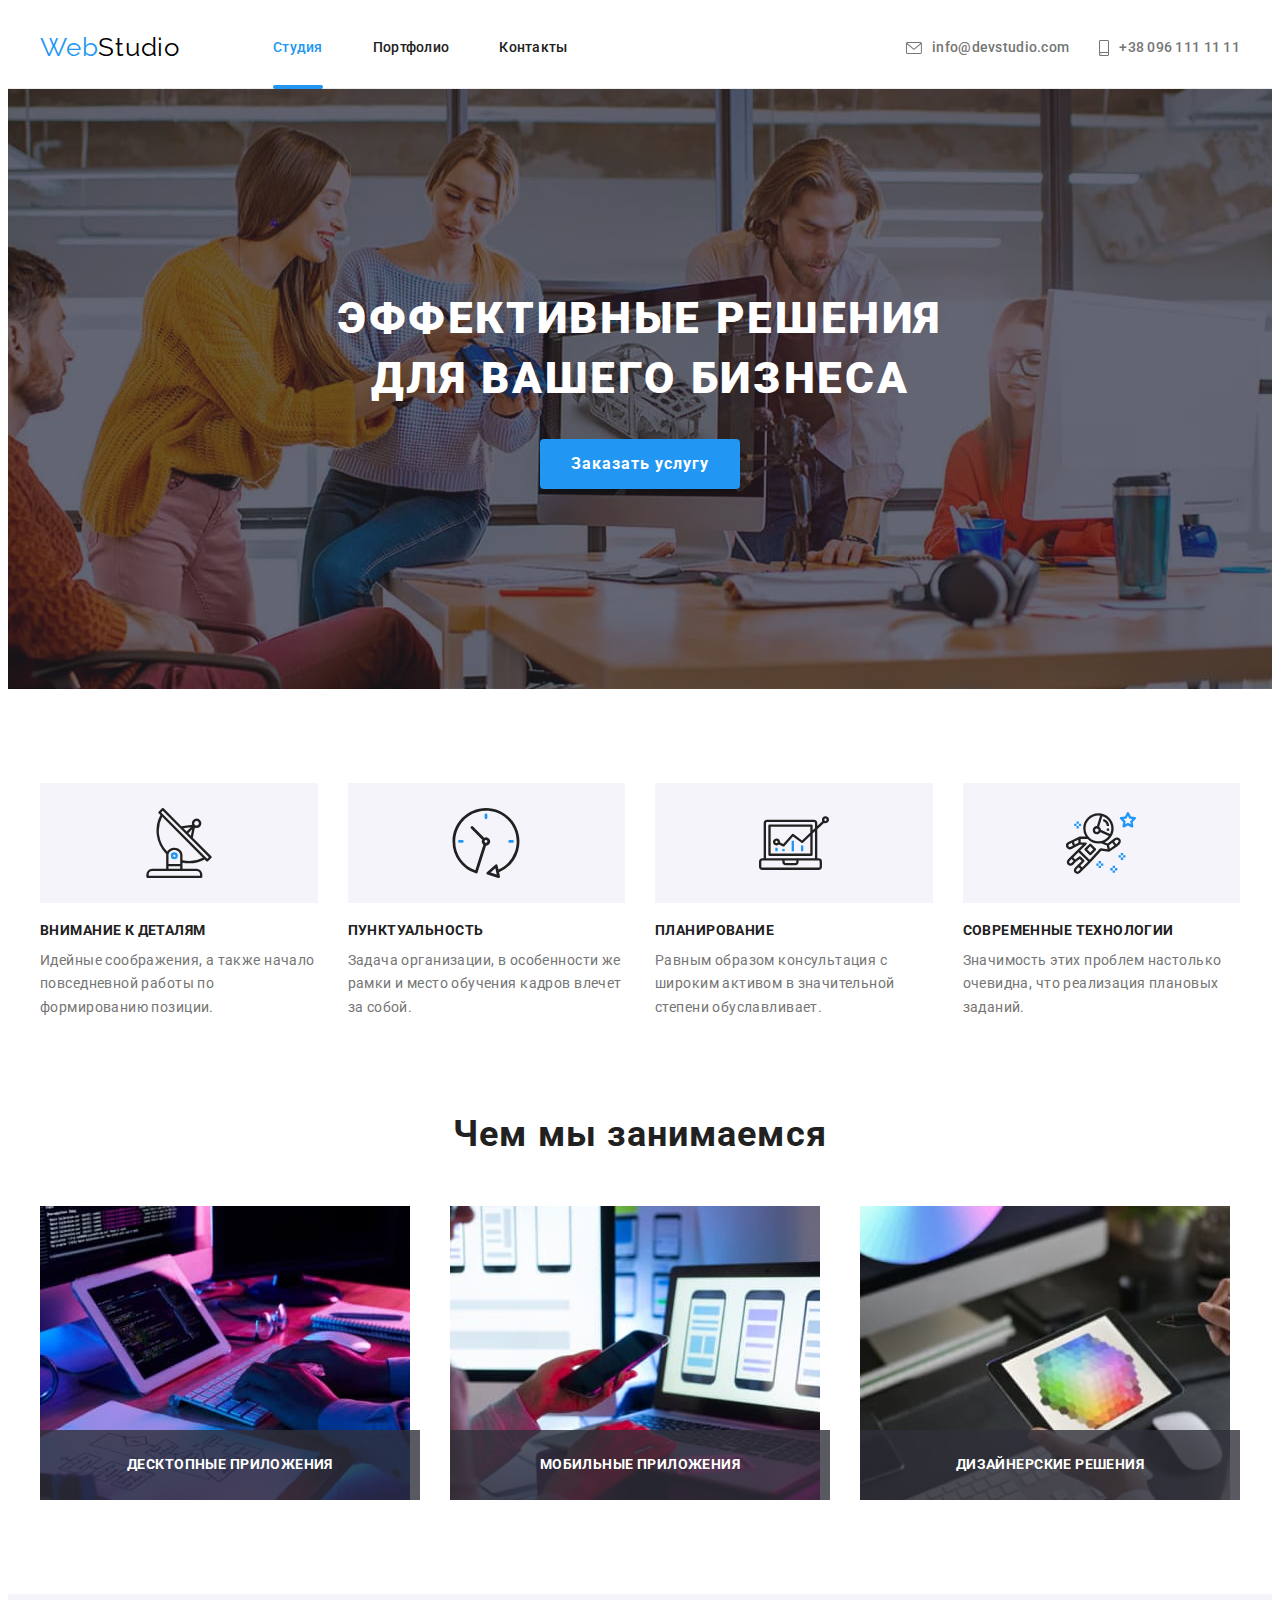
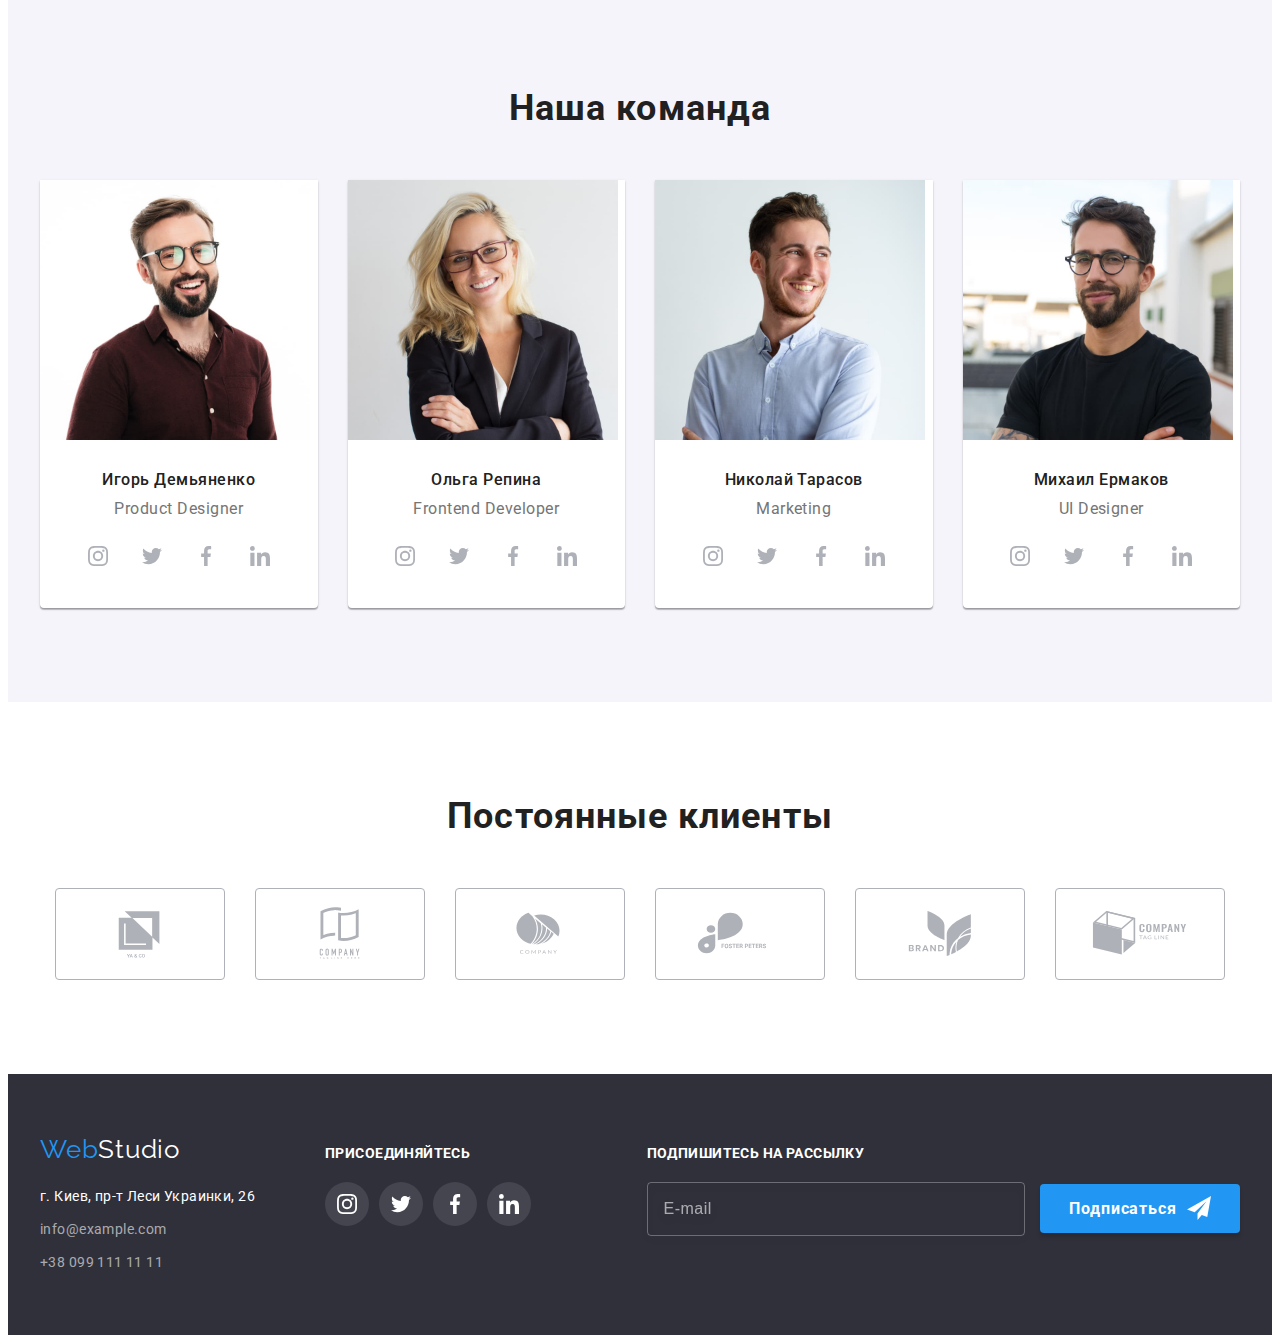
<file: index.html>
<!DOCTYPE html>
<html lang="ru">

<head>
    <meta charset="UTF-8">
    <meta http-equiv="X-UA-Compatible" content="IE=edge">
    <meta name="viewport" content="width=device-width, initial-scale=1.0">
    <title>WebStudio</title>
    <link rel="preconnect" href="https://fonts.gstatic.com">
    <link
        href="https://fonts.googleapis.com/css2?family=Raleway:wght@700&family=Roboto:wght@400;500;700;900&display=swap"
        rel="stylesheet">
    <link rel="stylesheet" href="https://cdnjs.cloudflare.com/ajax/libs/modern-normalize/1.1.0/modern-normalize.min.css"
        integrity="sha512-wpPYUAdjBVSE4KJnH1VR1HeZfpl1ub8YT/NKx4PuQ5NmX2tKuGu6U/JRp5y+Y8XG2tV+wKQpNHVUX03MfMFn9Q=="
        crossorigin="anonymous" referrerpolicy="no-referrer" />
    <link rel="stylesheet" href="https://cdnjs.cloudflare.com/ajax/libs/animate.css/4.1.1/animate.min.css" />
    <link rel="stylesheet" href="./CSS/main.min.css">
</head>

<body>

    <!-- Шапка -->
    <header class="hat">
        <div class="conteiner hat__conteiner">
            <nav class="hat-nav">
                <a class="logo link animate__heartBeat" href="./">
                    Web<span class="logo__text-hat">Studio</span>
                </a>
                <ul class="menu list">
                    <li class="menu__item">
                        <a class="menu__link menu__link--select link" href="./index.html">Студия</a>
                    </li>
                    <li class="menu__item">
                        <a class="menu__link link" href="./portfolio.html">Портфолио</a>
                    </li>
                    <li class="menu__item">
                        <a class="menu__link link" href="#">Контакты</a>
                    </li>
                </ul>
            </nav>
            <ul class="contact-list list">
                <li class="contact-list__item">
                    <a class="contact-list__link link" href="mailto:info@devstudio.com">
                        <svg width="16" height="12" class="contact-list__icon">
                            <use href="./images/icons.svg#icon-envelope"></use>
                        </svg>

                        info@devstudio.com
                    </a>
                </li>
                <li class="contact-list__item">
                    <a class="contact-list__link link" href="tel:+380961111111">
                        <svg width="10" height="16" class="contact-list__icon">
                            <use href="./images/icons.svg#icon-smartphone"></use>
                        </svg>
                        +38 096 111 11 11
                    </a>
                </li>
            </ul>
        </div>
    </header>

    <main>
        <!-- Секція Герой -->
        <section class="hero">
            <div class="conteiner">
                <h1 class="hero__title">Эффективные решения для вашего бизнеса</h1>
                <button class="common-btn" type="button" data-modal-open>Заказать услугу</button>
            </div>
        </section>

        <!-- Секція Особливості -->
        <section class="feature section">
            <div class="conteiner">
                <h2 class="visually-hidden">Особенности</h2>
                <ul class="feature-list list">
                    <li class="feature-list__item">
                        <div class="feature-list__icon-bg">
                            <svg width="70" height="70">
                                <use href="./images/icons.svg#icon-antenna"></use>
                            </svg>
                        </div>

                        <h3 class="feature-list__title">Внимание к деталям</h3>
                        <p class="feature-list__paragraph">Идейные соображения, а также начало повседневной работы по
                            формированию
                            позиции.</p>
                    </li>
                    <li class="feature-list__item">
                        <div class="feature-list__icon-bg">
                            <svg width="70" height="70">
                                <use href="./images/icons.svg#icon-clock"></use>
                            </svg>
                        </div>

                        <h3 class="feature-list__title">Пунктуальность</h3>
                        <p class="feature-list__paragraph">Задача организации, в особенности же рамки и место обучения
                            кадров влечет
                            за
                            собой.
                        </p>
                    </li>
                    <li class="feature-list__item">
                        <div class="feature-list__icon-bg">
                            <svg width="70" height="70">
                                <use href="./images/icons.svg#icon-diagram"></use>
                            </svg>
                        </div>

                        <h3 class="feature-list__title">Планирование</h3>
                        <p class="feature-list__paragraph">Равным образом консультация с широким активом в значительной
                            степени
                            обуславливает.
                        </p>
                    </li>
                    <li class="feature-list__item">
                        <div class="feature-list__icon-bg">
                            <svg width="70" height="70">
                                <use href="./images/icons.svg#icon-astronaut"></use>
                            </svg>
                        </div>

                        <h3 class="feature-list__title">Современные технологии</h3>
                        <p class="feature-list__paragraph">Значимость этих проблем настолько очевидна, что реализация
                            плановых
                            заданий.
                        </p>
                    </li>
                </ul>
            </div>

        </section>

        <!-- Секція Приклади робіт -->
        <section class="examples">
            <div class="conteiner">
                <h2 class="section-title">Чем мы занимаемся</h2>
                <ul class="examples-list list">
                    <li class="examples-list__item">
                        <div class="examples-list__thumb">
                            <img class="examples-list__img" src="./images/box_1.jpg" alt="Структурный набор кода"
                                width="370" height="294">
                            <h3 class="examples-list__name">Десктопные приложения</h3>
                        </div>
                    </li>

                    <li class="examples-list__item">
                        <div class="examples-list__thumb">
                            <img class="examples-list__img" src="./images/box_2.jpg"
                                alt="Создания панели меню на смартфоне" width="370" height="294">
                            <h3 class="examples-list__name">Мобильные приложения</h3>
                        </div>
                    </li>

                    <li class="examples-list__item">
                        <div class="examples-list__thumb">
                            <img class="examples-list__img" src="./images/box_3.jpg" alt="Выбор цвета фона на планшете"
                                width="370" height="294">
                            <h3 class="examples-list__name">Дизайнерские решения</h3>
                        </div>
                    </li>
                </ul>
            </div>
        </section>

        <!-- Секція Команда -->
        <section class="team section">
            <div class="conteiner">
                <h2 class="section-title">Наша команда</h2>
                <ul class="team-list list">
                    <li class="team-list__item">
                        <img src="./images/img_team_card_1.jpg" alt="Фото учасника команды" width="270" height="260">
                        <div class="team-list__card-name">
                            <h3 class="team-list__text team-list__text--title-style">Игорь Демьяненко</h3>
                            <p class="team-list__text team-list__text--par-style" lang="en">Product Designer</p>
                            <ul class="soc-list list">
                                <li class="soc-list__item">
                                    <a href="#" class="soc-list__link">
                                        <svg width="20" height="20" class="soc-list__icon">
                                            <use href="./images/icons.svg#icon-instagram"></use>
                                        </svg>
                                    </a>
                                </li>
                                <li class="soc-list__item">
                                    <a href="#" class="soc-list__link">
                                        <svg width="20" height="20" class="soc-list__icon">
                                            <use href="./images/icons.svg#icon-twitter"></use>
                                        </svg>
                                    </a>
                                </li>
                                <li class="soc-list__item">
                                    <a href="#" class="soc-list__link">
                                        <svg width="20" height="20" class="soc-list__icon">
                                            <use href="./images/icons.svg#icon-facebook"></use>
                                        </svg>
                                    </a>
                                </li>
                                <li class="soc-list__item">
                                    <a href="#" class="soc-list__link">
                                        <svg width="20" height="20" class="soc-list__icon">
                                            <use href="./images/icons.svg#icon-linkedin"></use>
                                        </svg>
                                    </a>
                                </li>
                            </ul>
                        </div>

                    </li>
                    <li class="team-list__item">
                        <img src="./images/img_team_card_2.jpg" alt="Фото учасника команды" width="270" height="260">
                        <div class="team-list__card-name">
                            <h3 class="team-list__text team-list__text--title-style">Ольга Репина</h3>
                            <p class="team-list__text team-list__text--par-style" lang="en">Frontend Developer</p>
                            <ul class="soc-list list">
                                <li class="soc-list__item">
                                    <a href="#" class="soc-list__link">
                                        <svg width="20" height="20" class="soc-list__icon">
                                            <use href="./images/icons.svg#icon-instagram"></use>
                                        </svg>
                                    </a>
                                </li>
                                <li class="soc-list__item">
                                    <a href="#" class="soc-list__link">
                                        <svg width="20" height="20" class="soc-list__icon">
                                            <use href="./images/icons.svg#icon-twitter"></use>
                                        </svg>
                                    </a>
                                </li>
                                <li class="soc-list__item">
                                    <a href="#" class="soc-list__link">
                                        <svg width="20" height="20" class="soc-list__icon">
                                            <use href="./images/icons.svg#icon-facebook"></use>
                                        </svg>
                                    </a>
                                </li>
                                <li class="soc-list__item">
                                    <a href="#" class="soc-list__link">
                                        <svg width="20" height="20" class="soc-list__icon">
                                            <use href="./images/icons.svg#icon-linkedin"></use>
                                        </svg>
                                    </a>
                                </li>
                            </ul>
                        </div>

                    </li>
                    <li class="team-list__item">
                        <img src="./images/img_team_card_3.jpg" alt="Фото учасника команды" width="270" height="260">
                        <div class="team-list__card-name">
                            <h3 class="team-list__text team-list__text--title-style">Николай Тарасов</h3>
                            <p class="team-list__text team-list__text--par-style" lang="en">Marketing</p>
                            <ul class="soc-list list">
                                <li class="soc-list__item">
                                    <a href="#" class="soc-list__link">
                                        <svg width="20" height="20" class="soc-list__icon">
                                            <use href="./images/icons.svg#icon-instagram"></use>
                                        </svg>
                                    </a>
                                </li>
                                <li class="soc-list__item">
                                    <a href="#" class="soc-list__link">
                                        <svg width="20" height="20" class="soc-list__icon">
                                            <use href="./images/icons.svg#icon-twitter"></use>
                                        </svg>
                                    </a>
                                </li>
                                <li class="soc-list__item">
                                    <a href="#" class="soc-list__link">
                                        <svg width="20" height="20" class="soc-list__icon">
                                            <use href="./images/icons.svg#icon-facebook"></use>
                                        </svg>
                                    </a>
                                </li>
                                <li class="soc-list__item">
                                    <a href="#" class="soc-list__link">
                                        <svg width="20" height="20" class="soc-list__icon">
                                            <use href="./images/icons.svg#icon-linkedin"></use>
                                        </svg>
                                    </a>
                                </li>
                            </ul>
                        </div>

                    </li>
                    <li class="team-list__item">
                        <img src="./images/img_team_card_4.jpg" alt="Фото учасника команды" width="270" height="260">
                        <div class="team-list__card-name">
                            <h3 class="team-list__text team-list__text--title-style">Михаил Ермаков</h3>
                            <p class="team-list__text team-list__text--par-style" lang="en">UI Designer</p>
                            <ul class="soc-list list">
                                <li class="soc-list__item">
                                    <a href="#" class="soc-list__link">
                                        <svg width="20" height="20" class="soc-list__icon">
                                            <use href="./images/icons.svg#icon-instagram"></use>
                                        </svg>
                                    </a>
                                </li>
                                <li class="soc-list__item">
                                    <a href="#" class="soc-list__link">
                                        <svg width="20" height="20" class="soc-list__icon">
                                            <use href="./images/icons.svg#icon-twitter"></use>
                                        </svg>
                                    </a>
                                </li>
                                <li class="soc-list__item">
                                    <a href="#" class="soc-list__link">
                                        <svg width="20" height="20" class="soc-list__icon">
                                            <use href="./images/icons.svg#icon-facebook"></use>
                                        </svg>
                                    </a>
                                </li>
                                <li class="soc-list__item">
                                    <a href="#" class="soc-list__link">
                                        <svg width="20" height="20" class="soc-list__icon">
                                            <use href="./images/icons.svg#icon-linkedin"></use>
                                        </svg>
                                    </a>
                                </li>
                            </ul>
                        </div>

                    </li>
                </ul>
            </div>
        </section>

        <!-- Секція Постійні клієнти -->
        <section class="customers section">
            <div class="conteiner">
                <h2 class="section-title">Постоянные клиенты</h2>
                <ul class="logo-list list">
                    <li class="logo-list__item">
                        <a href="#" class="logo-list__link">
                            <svg width="106" height="60" class="logo-list__icon">
                                <use href="./images/icons.svg#icon-Logo_1"></use>
                            </svg>
                        </a>
                    </li>
                    <li class="logo-list__item">
                        <a href="#" class="logo-list__link">
                            <svg width="106" height="60" class="logo-list__icon">
                                <use href="./images/icons.svg#icon-Logo_2"></use>
                            </svg>
                        </a>
                    </li>
                    <li class="logo-list__item">
                        <a href="#" class="logo-list__link">
                            <svg width="106" height="60" class="logo-list__icon">
                                <use href="./images/icons.svg#icon-Logo_3"></use>
                            </svg>
                        </a>
                    </li>
                    <li class="logo-list__item">
                        <a href="#" class="logo-list__link">
                            <svg width="106" height="60" class="logo-list__icon">
                                <use href="./images/icons.svg#icon-Logo_4"></use>
                            </svg>
                        </a>
                    </li>
                    <li class="logo-list__item">
                        <a href="#" class="logo-list__link">
                            <svg width="106" height="60" class="logo-list__icon">
                                <use href="./images/icons.svg#icon-Logo_5"></use>
                            </svg>
                        </a>
                    </li>
                    <li class="logo-list__item">
                        <a href="#" class="logo-list__link">
                            <svg width="106" height="60" class="logo-list__icon">
                                <use href="./images/icons.svg#icon-Logo_6"></use>
                            </svg>
                        </a>
                    </li>
                </ul>
            </div>
        </section>
    </main>

    <!-- Підвал -->
    <footer class="footer">
        <div class="conteiner footer__conteiner">
            <div class="footer__cont-group">
                <a class="logo footer__logo link" href="./">Web<span class="logo__text-footer">Studio</span> </a>
                <address class="add">
                    <p class="add__text">г. Киев, пр-т Леси Украинки, 26</p>
                    <ul class="add__list list">
                        <li class="add__item">
                            <a class="add__link link" href="mailto:info@example.com">info@example.com</a>
                        </li>
                        <li class="add__item">
                            <a class="add__link link" href="tel:+380991111111">+38 099 111 11 11</a>
                        </li>
                    </ul>
                </address>
            </div>
            <div class="soc-icons">
                <p class="soc-icons__text">присоединяйтесь</p>
                <ul class="soc-list list">
                    <li class="soc-list__item">
                        <a href="#" class="soc-list__link soc-list__link--color">
                            <svg width="20" height="20" class="soc-list__icon">
                                <use href="./images/icons.svg#icon-instagram"></use>
                            </svg>
                        </a>
                    </li>
                    <li class="soc-list__item">
                        <a href="#" class="soc-list__link soc-list__link--color">
                            <svg width="20" height="20" class="soc-list__icon">
                                <use href="./images/icons.svg#icon-twitter"></use>
                            </svg>
                        </a>
                    </li>
                    <li class="soc-list__item">
                        <a href="#" class="soc-list__link soc-list__link--color">
                            <svg width="20" height="20" class="soc-list__icon">
                                <use href="./images/icons.svg#icon-facebook"></use>
                            </svg>
                        </a>
                    </li>
                    <li class="soc-list__item">
                        <a href="#" class="soc-list__link soc-list__link--color">
                            <svg width="20" height="20" class="soc-list__icon">
                                <use href="./images/icons.svg#icon-linkedin"></use>
                            </svg>
                        </a>
                    </li>
                </ul>
            </div>

            <form class="subscription-form" method="POST">
                <p class="subscription-form__title">Подпишитесь на рассылку</p>
                <input type="email" name="user-mail" class="subscription-form__field" placeholder="E-mail" required>
                <button type="submit" class="common-btn subscription-form__common-btn">
                    Подписаться
                    <svg width="24" height="24" class="common-btn__icon">
                        <use href="./images/icons.svg#icon_send"></use>
                    </svg>
                </button>

            </form>

        </div>

    </footer>

    <!-- Бекдроп і модальне вікно    -->

    <div class="backdrop is-hidden" data-modal>
        <div class="modal-window">
            <form action="#" class="modal-form">
                <p class="modal-form__title">Оставьте свои данные, мы вам перезвоним</p>
                <label class="modal-form__label">
                    Имя
                    <span class="modal-form__input-wrapper">
                        <input type="text" name="user_name" class="modal-form__field" required minlength="2"
                            pattern="[a-zA-Zа-яёА-ЯЁ]+" title="Имя должно содержать символы кирилицы или латиницы">
                        <svg width="18" height="18" class="modal-form__icon">
                            <use href="./images/icons.svg#icon-person"></use>
                        </svg>
                    </span>
                </label>
                <label class="modal-form__label">
                    Телефон
                    <span class="modal-form__input-wrapper">
                        <input type="tel" name="user_phone" class="modal-form__field" required
                            pattern="[0-9]{3}-[0-9]{3}-[0-9]{2}-[0-9]{2}" title="097-000-00-00">
                        <svg width="18" height="18" class="modal-form__icon">
                            <use href="./images/icons.svg#icon-phone_black"></use>
                        </svg>
                    </span>
                </label>
                <label class="modal-form__label">
                    Почта
                    <span class="modal-form__input-wrapper">
                        <input type="email" name="user_mail" class="modal-form__field">
                        <svg width="18" height="18" class="modal-form__icon">
                            <use href="./images/icons.svg#icon-email_black"></use>
                        </svg>
                    </span>
                </label>
                <label class="modal-form__label">
                    Комментарий
                    <textarea name="user_comments" class="modal-form__area" placeholder="Введите текст"></textarea>
                </label>

                <input class="modal-form__checkbox visually-hidden" type="checkbox" name="user_check"
                    id="agrees_to_the_terms" required>
                <label class="modal-form__agree-label" for="agrees_to_the_terms">Соглашаюсь с рассылкой и
                    принимаю&nbsp<a href="#" class="modal-form__checkbox-link">Условия договора</a></label>

                <button type="submit" class="common-btn modal-form__common-btn">Отправить</button>
            </form>
            <button type="button" class="close-button" data-modal-close>
                <svg width="11" height="11" class="close-button__icon">
                    <use href="./images/icons.svg#icon-close"></use>
                </svg>
            </button>

        </div>
    </div>
    <script src="./JS/modal.js"></script>
</body>

</html>
</file>
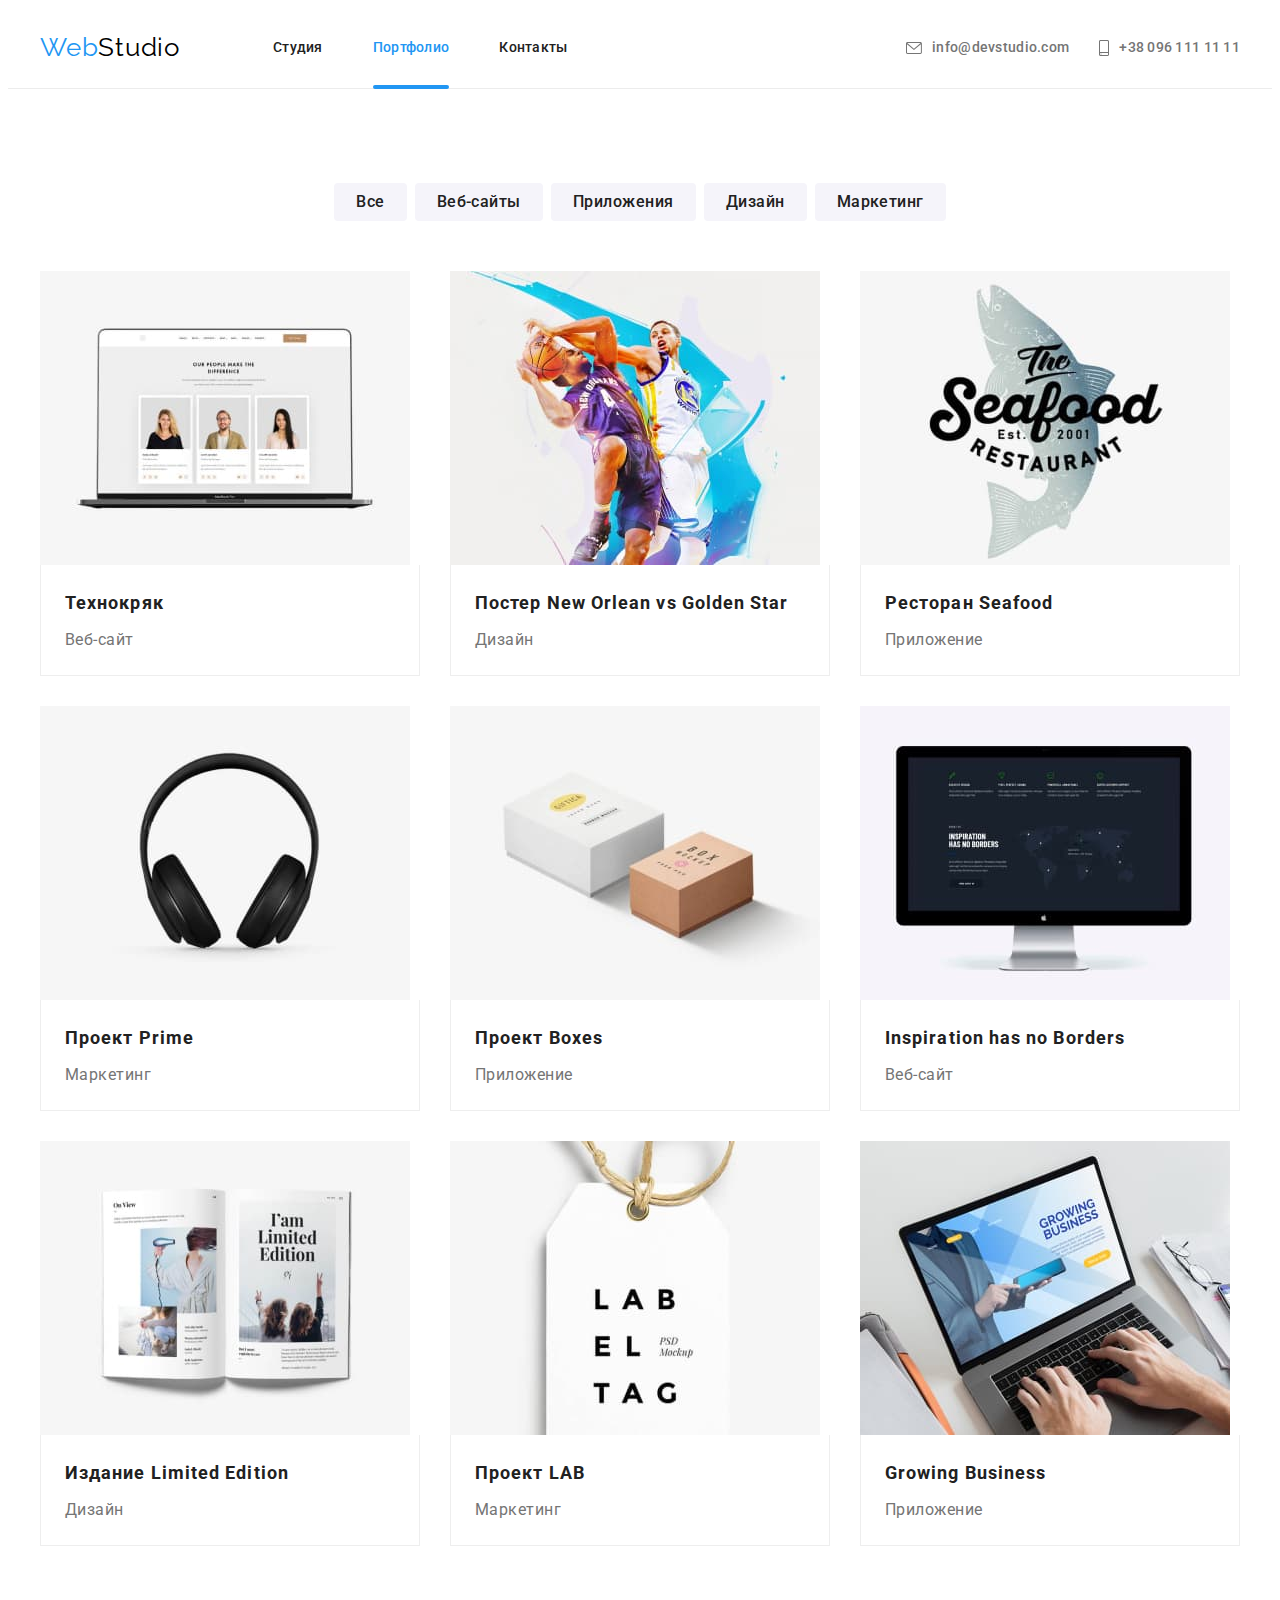
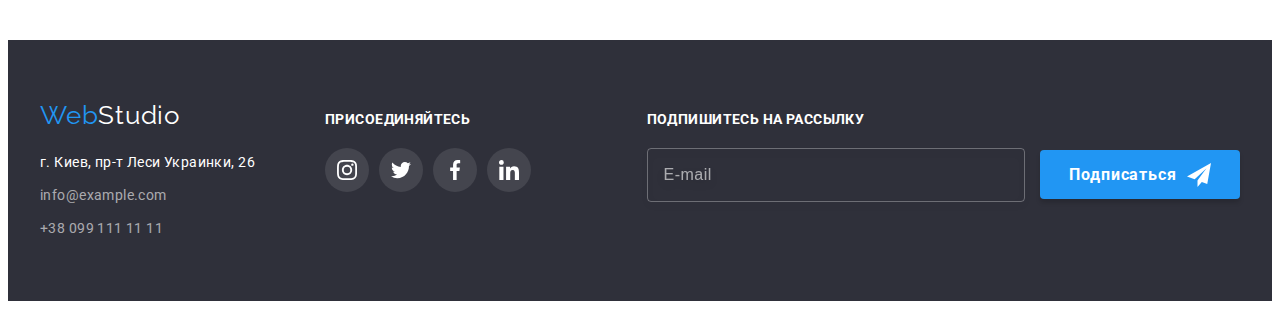
<file: portfolio.html>
<!DOCTYPE html>
<html lang="ru">

<head>
    <meta charset="UTF-8">
    <meta http-equiv="X-UA-Compatible" content="IE=edge">
    <meta name="viewport" content="width=device-width, initial-scale=1.0">
    <title>Portfolio</title>
    <link rel="preconnect" href="https://fonts.gstatic.com">
    <link
        href="https://fonts.googleapis.com/css2?family=Raleway:wght@700&family=Roboto:wght@400;500;700;900&display=swap"
        rel="stylesheet">
    <link rel="stylesheet" href="https://cdnjs.cloudflare.com/ajax/libs/modern-normalize/1.1.0/modern-normalize.min.css"
        integrity="sha512-wpPYUAdjBVSE4KJnH1VR1HeZfpl1ub8YT/NKx4PuQ5NmX2tKuGu6U/JRp5y+Y8XG2tV+wKQpNHVUX03MfMFn9Q=="
        crossorigin="anonymous" referrerpolicy="no-referrer" />
    <link rel="stylesheet" href="./CSS/main.min.css">
</head>

<body>

    <!-- Шапка -->
    <header class="hat">
        <div class="conteiner hat__conteiner">
            <nav class="hat-nav">
                <a class="logo link" href="./">
                    Web<span class="logo__text-hat">Studio</span>
                </a>
                <ul class="menu list">
                    <li class="menu__item">
                        <a class="menu__link link" href="./index.html">Студия</a>
                    </li>
                    <li class="menu__item">
                        <a class="menu__link menu__link--select link" href="./portfolio.html">Портфолио</a>
                    </li>
                    <li class="menu__item">
                        <a class="menu__link link" href="#">Контакты</a>
                    </li>
                </ul>
            </nav>
            <ul class="contact-list list">
                <li class="contact-list__item">
                    <a class="contact-list__link link" href="mailto:info@devstudio.com">
                        <svg width="16" height="12" class="contact-list__icon">
                            <use href="./images/icons.svg#icon-envelope"></use>
                        </svg>

                        info@devstudio.com
                    </a>
                </li>
                <li class="contact-list__item">
                    <a class="contact-list__link link" href="tel:+380961111111">
                        <svg width="10" height="16" class="contact-list__icon">
                            <use href="./images/icons.svg#icon-smartphone"></use>
                        </svg>
                        +38 096 111 11 11
                    </a>
                </li>
            </ul>
        </div>
    </header>

    <main>
        <section class="portfolio section conteiner">
            <h1 class="visually-hidden">Портфолио</h1>
            <ul class="filter-list list">
                <li class="filter-list__item">
                    <button class="filter-button" type="button">Все</button>
                </li>
                <li class="filter-list__item">
                    <button class="filter-button" type="button">Веб-сайты</button>
                </li>
                <li class="filter-list__item">
                    <button class="filter-button" type="button">Приложения</button>
                </li>
                <li class="filter-list__item">
                    <button class="filter-button" type="button">Дизайн</button>
                </li>
                <li class="filter-list__item">
                    <button class="filter-button" type="button">Маркетинг</button>
                </li>
            </ul>

            <ul class="port-list list">
                <li class="port-list__item">
                    <a class="port-list__link link" href="#">
                        <div class="port-list__wrapper">
                            <img class="port-list__img" src="./images/images_portfolio/tehno.jpg"
                                alt="Веб-сайт на ноутбуке" width="370" height="294">
                            <div class="port-list__overlay">
                                <p class="port-list__overlay-text">Технокряк это современная площадка распространения
                                    коронавируса.
                                    Компании
                                    используют эту платформу для цифрового шпионажа и атак на защищённые сервера
                                    конкурентов.</p>
                            </div>
                        </div>

                        <div class="port-list__title">
                            <h2 class="port-list__head">Технокряк</h2>
                            <p class="port-list__disc">Веб-сайт</p>
                        </div>
                    </a>
                </li>
                <li class="port-list__item list">
                    <a class="port-list__link link" href="#">
                        <div class="port-list__wrapper">
                            <img class="port-list__img" src="./images/images_portfolio/poster.jpg"
                                alt="Два баскетболиста с мячом" width="370" height="294">
                            <div class="port-list__overlay">
                                <p class="port-list__overlay-text">Технокряк это современная площадка распространения
                                    коронавируса.
                                    Компании
                                    используют эту платформу для цифрового шпионажа и атак на защищённые сервера
                                    конкурентов.</p>
                            </div>
                        </div>
                        <div class="port-list__title">
                            <h2 class="port-list__head">Постер <span lang="en">New Orlean vs Golden Star</span> </h2>
                            <p class="port-list__disc">Дизайн</p>
                        </div>
                    </a>
                </li>
                <li class="port-list__item list">
                    <a class="port-list__link link" href="#">
                        <div class="port-list__wrapper">
                            <img class="port-list__img" src="./images/images_portfolio/seafood.jpg"
                                alt="Эмблема ресторана" width="370" height="294">
                            <div class="port-list__overlay">
                                <p class="port-list__overlay-text">Технокряк это современная площадка распространения
                                    коронавируса.
                                    Компании
                                    используют эту платформу для цифрового шпионажа и атак на защищённые сервера
                                    конкурентов.</p>
                            </div>
                        </div>
                        <div class="port-list__title">
                            <h2 class="port-list__head">Ресторан <span lang="en">Seafood</span> </h2>
                            <p class="port-list__disc">Приложение</p>
                        </div>
                    </a>
                </li>
                <li class="port-list__item list">
                    <a class="port-list__link link" href="#">
                        <div class="port-list__wrapper">
                            <img class="port-list__img" src="./images/images_portfolio/prime.jpg" alt="Наушники"
                                width="370" height="294">
                            <div class="port-list__overlay">
                                <p class="port-list__overlay-text">Технокряк это современная площадка распространения
                                    коронавируса.
                                    Компании
                                    используют эту платформу для цифрового шпионажа и атак на защищённые сервера
                                    конкурентов.</p>
                            </div>
                        </div>
                        <div class="port-list__title">
                            <h2 class="port-list__head">Проект <span lang="en">Prime</span></h2>
                            <p class="port-list__disc">Маркетинг</p>
                        </div>
                    </a>
                </li>
                <li class="port-list__item list">
                    <a class="port-list__link link" href="#">
                        <div class="port-list__wrapper">
                            <img class="port-list__img" src="./images/images_portfolio/boxes.jpg" alt="Две коробки"
                                width="370" height="294">
                            <div class="port-list__overlay">
                                <p class="port-list__overlay-text">Технокряк это современная площадка распространения
                                    коронавируса.
                                    Компании
                                    используют эту платформу для цифрового шпионажа и атак на защищённые сервера
                                    конкурентов.</p>
                            </div>
                        </div>
                        <div class="port-list__title">
                            <h2 class="port-list__head">Проект <span lang="en">Boxes</span></h2>
                            <p class="port-list__disc">Приложение</p>
                        </div>
                    </a>
                </li>
                <li class="port-list__item list">
                    <a class="port-list__link link" href="#">
                        <div class="port-list__wrapper">
                            <img class="port-list__img" src="./images/images_portfolio/inspiration.jpg" alt="Монитор"
                                width="370" height="294">
                            <div class="port-list__overlay">
                                <p class="port-list__overlay-text">Технокряк это современная площадка распространения
                                    коронавируса.
                                    Компании
                                    используют эту платформу для цифрового шпионажа и атак на защищённые сервера
                                    конкурентов.</p>
                            </div>
                        </div>
                        <div class="port-list__title">
                            <h2 class="port-list__head" lang="en">Inspiration has no Borders</h2>
                            <p class="port-list__disc">Веб-сайт</p>
                        </div>
                    </a>
                </li>

                <li class="port-list__item list">
                    <a class="port-list__link link" href="#">
                        <div class="port-list__wrapper">
                            <img class="port-list__img" src="./images/images_portfolio/limited_edition.jpg" alt="Журнал"
                                width="370" height="294">
                            <div class="port-list__overlay">
                                <p class="port-list__overlay-text">Технокряк это современная площадка распространения
                                    коронавируса.
                                    Компании
                                    используют эту платформу для цифрового шпионажа и атак на защищённые сервера
                                    конкурентов.</p>
                            </div>
                        </div>
                        <div class="port-list__title">
                            <h2 class="port-list__head">Издание <span lang="en">Limited Edition</span></h2>
                            <p class="port-list__disc">Дизайн</p>
                        </div>
                    </a>
                </li>
                <li class="port-list__item list">
                    <a class="port-list__link link" href="#">
                        <div class="port-list__wrapper">
                            <img class="port-list__img" src="./images/images_portfolio/project_lab.jpg" alt="Етикетка"
                                width="370" height="294">
                            <div class="port-list__overlay">
                                <p class="port-list__overlay-text">Технокряк это современная площадка распространения
                                    коронавируса.
                                    Компании
                                    используют эту платформу для цифрового шпионажа и атак на защищённые сервера
                                    конкурентов.</p>
                            </div>
                        </div>
                        <div class="port-list__title">
                            <h2 class="port-list__head">Проект LAB</h2>
                            <p class="port-list__disc">Маркетинг</p>
                        </div>
                    </a>
                </li>
                <li class="port-list__item list">
                    <a class="port-list__link link" href="#">
                        <div class="port-list__wrapper">
                            <img class="port-list__img" src="./images/images_portfolio/growing_business.jpg"
                                alt="Веб-сайт на ноутбуке" width="370" height="294">
                            <div class="port-list__overlay">
                                <p class="port-list__overlay-text">Технокряк это современная площадка распространения
                                    коронавируса.
                                    Компании
                                    используют эту платформу для цифрового шпионажа и атак на защищённые сервера
                                    конкурентов.</p>
                            </div>
                        </div>
                        <div class="port-list__title">
                            <h2 class="port-list__head" lang="en">Growing Business</h2>
                            <p class="port-list__disc">Приложение</p>
                        </div>
                    </a>
                </li>
            </ul>
        </section>
    </main>

    <!-- Підвал -->
    <footer class="footer">
        <div class="conteiner footer__conteiner">
            <div class="footer__cont-group">
                <a class="logo footer__logo link" href="./">Web<span class="logo__text-footer">Studio</span> </a>
                <address class="add">
                    <p class="add__text">г. Киев, пр-т Леси Украинки, 26</p>
                    <ul class="add__list list">
                        <li class="add__item">
                            <a class="add__link link" href="mailto:info@example.com">info@example.com</a>
                        </li>
                        <li class="add__item">
                            <a class="add__link link" href="tel:+380991111111">+38 099 111 11 11</a>
                        </li>
                    </ul>
                </address>
            </div>
            <div class="soc-icons">
                <p class="soc-icons__text">присоединяйтесь</p>
                <ul class="soc-list list">
                    <li class="soc-list__item">
                        <a href="#" class="soc-list__link soc-list__link--color">
                            <svg width="20" height="20" class="soc-list__icon">
                                <use href="./images/icons.svg#icon-instagram"></use>
                            </svg>
                        </a>
                    </li>
                    <li class="soc-list__item">
                        <a href="#" class="soc-list__link soc-list__link--color">
                            <svg width="20" height="20" class="soc-list__icon">
                                <use href="./images/icons.svg#icon-twitter"></use>
                            </svg>
                        </a>
                    </li>
                    <li class="soc-list__item">
                        <a href="#" class="soc-list__link soc-list__link--color">
                            <svg width="20" height="20" class="soc-list__icon">
                                <use href="./images/icons.svg#icon-facebook"></use>
                            </svg>
                        </a>
                    </li>
                    <li class="soc-list__item">
                        <a href="#" class="soc-list__link soc-list__link--color">
                            <svg width="20" height="20" class="soc-list__icon">
                                <use href="./images/icons.svg#icon-linkedin"></use>
                            </svg>
                        </a>
                    </li>
                </ul>
            </div>

            <form class="subscription-form" method="POST">
                <p class="subscription-form__title">Подпишитесь на рассылку</p>
                <input type="email" name="user-mail" class="subscription-form__field" placeholder="E-mail" required>
                <button type="submit" class="common-btn subscription-form__common-btn">
                    Подписаться
                    <svg width="24" height="24" class="common-btn__icon">
                        <use href="./images/icons.svg#icon_send"></use>
                    </svg>
                </button>

            </form>

        </div>

    </footer>
</body>

</html>
</file>
<file: CSS/main.min.css>
:root{--page-color: #FFFFFF;--cont-alfa-color: rgba(255, 255, 255, 0.6);--logo-color: #000000;--logo-icon-color: #AFB1B8;--grand-color: #212121;--indent-color: #757575;--style-color: #2196F3;--button-hower-color: #188CE8;--section-color: #F5F4FA;--main-font: 'Roboto', sans-serif;--another-font: 'Raleway', sans-serif}.visually-hidden{position:absolute !important;clip:rect(1px 1px 1px 1px);clip:rect(1px, 1px, 1px, 1px);padding:0 !important;border:0 !important;height:1px !important;width:1px !important;overflow:hidden}body{color:var(--grand-color);background-color:var(--page-color);font-family:var(--main-font);font-size:14px;letter-spacing:0.03em}.section{padding-top:94px;padding-bottom:94px}.link{text-decoration:none;-webkit-transition:color 250ms cubic-bezier(0.4, 0, 0.2, 1);transition:color 250ms cubic-bezier(0.4, 0, 0.2, 1)}.list{margin-top:0;margin-bottom:0;padding-left:0;list-style:none}h1,h2,h3,h4,h5,h6,p{margin-top:0;margin-bottom:0}img{display:block;max-width:100%}.conteiner{width:1200px;padding-left:15px;padding-right:15px;margin-left:auto;margin-right:auto}.backdrop{position:fixed;top:0;left:0;width:100vw;height:100vh;background-color:rgba(0,0,0,0.2);-webkit-transition:opacity 350ms cubic-bezier(0.4, 0, 0.2, 1),visibility 3500ms cubic-bezier(0.4, 0, 0.2, 1);transition:opacity 350ms cubic-bezier(0.4, 0, 0.2, 1),visibility 3500ms cubic-bezier(0.4, 0, 0.2, 1)}.is-hidden{opacity:0;pointer-events:none;visibility:hidden}.common-btn{min-width:200px;border:none;border-radius:4px;-webkit-box-shadow:0px 4px 4px rgba(0,0,0,0.15);box-shadow:0px 4px 4px rgba(0,0,0,0.15);padding:10px;color:var(--page-color);background-color:var(--style-color);font-family:inherit;font-weight:700;font-size:16px;line-height:1.87;letter-spacing:0.06em;cursor:pointer;-webkit-transition:background-color 250ms cubic-bezier(0.4, 0, 0.2, 1);transition:background-color 250ms cubic-bezier(0.4, 0, 0.2, 1)}.common-btn:hover,.common-btn:focus{background-color:var(--button-hower-color)}.common-btn__icon{margin-left:10px}.modal-form__common-btn{display:block;margin:0 auto}.logo{color:var(--style-color);font-family:var(--another-font);font-size:26px;line-height:1.2;letter-spacing:0.03em;-webkit-animation-duration:1500ms;animation-duration:1500ms}.logo__text-hat{color:var(--logo-color)}.logo__text-footer{color:var(--page-color)}.modal-form__title{margin-bottom:12px;font-weight:700;font-size:20px;line-height:1.15;text-align:center;letter-spacing:0.03em;color:var(--grand-color)}.modal-form__label{display:block;font-size:12px;line-height:1.166;letter-spacing:0.01em;color:var(--indent-color)}.modal-form__label:nth-of-type(-n+3){margin-bottom:10px}.modal-form__input-wrapper{display:block;position:relative;margin-top:4px}.modal-form__field{width:100%;height:40px;font-size:16px;padding-left:42px;border:1px solid rgba(33,33,33,0.2);border-radius:4px;-webkit-transition:border-color 250ms cubic-bezier(0.4, 0, 0.2, 1);transition:border-color 250ms cubic-bezier(0.4, 0, 0.2, 1)}.modal-form__icon{position:absolute;top:50%;left:12px;-webkit-transform:translateY(-50%);transform:translateY(-50%);fill:var(--grand-color);-webkit-transition:fill 250ms cubic-bezier(0.4, 0, 0.2, 1);transition:fill 250ms cubic-bezier(0.4, 0, 0.2, 1)}.modal-form__field:focus+.modal-form__icon{fill:var(--style-color)}.modal-form__field:focus,.modal-form__area:focus{outline:none;border-color:var(--style-color)}.modal-form__area{width:100%;height:120px;margin-top:4px;padding:12px 16px;border:1px solid rgba(33,33,33,0.2);border-radius:4px;resize:none;-webkit-transition:border-color 250ms cubic-bezier(0.4, 0, 0.2, 1);transition:border-color 250ms cubic-bezier(0.4, 0, 0.2, 1)}.modal-form__area::-webkit-input-placeholder{font-size:12px;line-height:1.166;letter-spacing:0.01em;color:rgba(117,117,117,0.5)}.modal-form__area:-ms-input-placeholder{font-size:12px;line-height:1.166;letter-spacing:0.01em;color:rgba(117,117,117,0.5)}.modal-form__area::-ms-input-placeholder{font-size:12px;line-height:1.166;letter-spacing:0.01em;color:rgba(117,117,117,0.5)}.modal-form__area::placeholder{font-size:12px;line-height:1.166;letter-spacing:0.01em;color:rgba(117,117,117,0.5)}.modal-form__agree-label{display:-webkit-box;display:-ms-flexbox;display:flex;-webkit-box-pack:center;-ms-flex-pack:center;justify-content:center;-webkit-box-align:center;-ms-flex-align:center;align-items:center;margin-top:20px;margin-bottom:30px;font-size:14px;line-height:1.71;letter-spacing:0.03em;color:var(--indent-color)}.modal-form__agree-label::before{content:"";width:16px;height:15px;margin-right:8px;border:2px solid var(--grand-color);border-radius:2px;cursor:pointer;-webkit-transition:background-color 250ms cubic-bezier(0.4, 0, 0.2, 1);transition:background-color 250ms cubic-bezier(0.4, 0, 0.2, 1)}.modal-form__checkbox:checked+.modal-form__agree-label::before{background-color:var(--style-color);background-image:url(../images/icon_check.svg);background-repeat:no-repeat;border:none}.modal-form__checkbox:focus+.modal-form__agree-label::before{-webkit-box-shadow:0 0 0 2px var(--style-color);box-shadow:0 0 0 2px var(--style-color)}.modal-form__checkbox-link{color:var(--style-color)}.modal-window{position:absolute;top:50%;left:50%;padding:40px;-webkit-transform:translate(-50%, -50%);transform:translate(-50%, -50%);min-width:528px;min-height:581px;background-color:var(--page-color);border-radius:4px;-webkit-box-shadow:0px 1px 3px rgba(0,0,0,0.12),0px 1px 1px rgba(0,0,0,0.14),0px 2px 1px rgba(0,0,0,0.2);box-shadow:0px 1px 3px rgba(0,0,0,0.12),0px 1px 1px rgba(0,0,0,0.14),0px 2px 1px rgba(0,0,0,0.2);-webkit-transition:-webkit-transform 500ms cubic-bezier(0.4, 0, 0.2, 1);transition:-webkit-transform 500ms cubic-bezier(0.4, 0, 0.2, 1);transition:transform 500ms cubic-bezier(0.4, 0, 0.2, 1);transition:transform 500ms cubic-bezier(0.4, 0, 0.2, 1), -webkit-transform 500ms cubic-bezier(0.4, 0, 0.2, 1)}.is-hidden .modal-window{-webkit-transform:translate(-50%, -50%) scale(1.1);transform:translate(-50%, -50%) scale(1.1)}.close-button{display:-webkit-box;display:-ms-flexbox;display:flex;-webkit-box-pack:center;-ms-flex-pack:center;justify-content:center;-webkit-box-align:center;-ms-flex-align:center;align-items:center;padding:0;position:absolute;top:8px;right:8px;width:30px;height:30px;border:1px solid rgba(0,0,0,0.1);border-radius:50%;background-color:transparent;cursor:pointer;-webkit-transition:fill 250ms cubic-bezier(0.4, 0, 0.2, 1);transition:fill 250ms cubic-bezier(0.4, 0, 0.2, 1)}.close-button:hover,.close-button:focus{fill:var(--style-color)}.section-title{margin-bottom:50px;font-size:36px;line-height:1.16;text-align:center;letter-spacing:0.03em}.soc-list{display:-webkit-box;display:-ms-flexbox;display:flex;-webkit-box-pack:center;-ms-flex-pack:center;justify-content:center}.soc-list__item:not(:last-child){margin-right:10px}.soc-list__link{display:-webkit-box;display:-ms-flexbox;display:flex;padding:12px;fill:var(--logo-icon-color);border-radius:50%;-webkit-transition:fill 250ms cubic-bezier(0.4, 0, 0.2, 1),background-color 250ms cubic-bezier(0.4, 0, 0.2, 1);transition:fill 250ms cubic-bezier(0.4, 0, 0.2, 1),background-color 250ms cubic-bezier(0.4, 0, 0.2, 1)}.soc-list__link:hover,.soc-list__link:focus{fill:var(--page-color);background-color:var(--style-color)}.soc-list__link--color{fill:var(--page-color);background-color:rgba(255,255,255,0.1)}.subscription-form{margin-left:auto}.subscription-form__title{font-weight:700;line-height:1.14;text-transform:uppercase;color:var(--page-color);margin-bottom:20px}.subscription-form__field{width:358px;height:50px;margin-right:12px;padding-left:16px;color:var(--page-color);background-color:transparent;font-size:16px;line-height:1.87;letter-spacing:0.06em;border:1px solid rgba(255,255,255,0.3);-webkit-filter:drop-shadow(0px 4px 4px rgba(0,0,0,0.15));filter:drop-shadow(0px 4px 4px rgba(0,0,0,0.15));border-radius:4px;-webkit-transition:border-color 250ms cubic-bezier(0.4, 0, 0.2, 1);transition:border-color 250ms cubic-bezier(0.4, 0, 0.2, 1)}.subscription-form__field:focus{outline:none;border-color:var(--style-color)}.subscription-form__field::-webkit-input-placeholder{font-family:inherit;color:rgba(255,255,255,0.6);font-size:16px;line-height:1.25;letter-spacing:0.03em}.subscription-form__field:-ms-input-placeholder{font-family:inherit;color:rgba(255,255,255,0.6);font-size:16px;line-height:1.25;letter-spacing:0.03em}.subscription-form__field::-ms-input-placeholder{font-family:inherit;color:rgba(255,255,255,0.6);font-size:16px;line-height:1.25;letter-spacing:0.03em}.subscription-form__field::placeholder{font-family:inherit;color:rgba(255,255,255,0.6);font-size:16px;line-height:1.25;letter-spacing:0.03em}.subscription-form__common-btn{display:-webkit-inline-box;display:-ms-inline-flexbox;display:inline-flex;-webkit-box-pack:center;-ms-flex-pack:center;justify-content:center;-webkit-box-align:center;-ms-flex-align:center;align-items:center}.hat{border-bottom:1px solid #ECECEC}.hat__conteiner{display:-webkit-box;display:-ms-flexbox;display:flex;-webkit-box-align:center;-ms-flex-align:center;align-items:center}.hat-nav{display:-webkit-box;display:-ms-flexbox;display:flex;-webkit-box-align:center;-ms-flex-align:center;align-items:center}.menu{display:-webkit-box;display:-ms-flexbox;display:flex;margin-left:93px}.menu__item:not(:last-child){margin-right:50px}.menu__item{position:relative}.menu__link{display:block;padding-top:32px;padding-bottom:32px;color:inherit;font-weight:500;line-height:1.14;letter-spacing:0.02em}.menu__link:hover,.menu__link:focus{color:var(--style-color)}.menu__link--select{color:var(--style-color)}.menu__link--select::after{content:"";position:absolute;left:0;bottom:-1px;display:block;background-color:var(--style-color);width:100%;height:4px;border-radius:2px}.contact-list{display:-webkit-box;display:-ms-flexbox;display:flex;margin-left:auto}.contact-list__item:not(:last-child){margin-right:30px}.contact-list__link{display:-webkit-inline-box;display:-ms-inline-flexbox;display:inline-flex;-webkit-box-align:center;-ms-flex-align:center;align-items:center;padding-top:32px;padding-bottom:32px;color:var(--indent-color);font-weight:500;line-height:1.14;letter-spacing:0.02em}.contact-list__link:hover,.contact-list__link:focus{color:var(--style-color)}.contact-list__icon{margin-right:10px;fill:currentColor}.hero{max-width:1600px;margin-left:auto;margin-right:auto;padding-top:200px;padding-bottom:200px;background-color:#C4C4C4;background-image:-webkit-gradient(linear, left top, left bottom, from(rgba(47,48,58,0.4)), to(rgba(47,48,58,0.4))),url("../images/hero_img.jpg");background-image:linear-gradient(rgba(47,48,58,0.4), rgba(47,48,58,0.4)),url("../images/hero_img.jpg");background-position:center;background-size:cover;text-align:center}.hero__title{width:696px;margin-left:auto;margin-right:auto;margin-bottom:30px;color:var(--page-color);font-weight:900;font-size:44px;line-height:1.36;letter-spacing:0.06em;text-transform:uppercase}.feature-list{display:-webkit-box;display:-ms-flexbox;display:flex;-ms-flex-wrap:wrap;flex-wrap:wrap;margin-top:-30px;margin-left:-30px}.feature-list__item{margin-top:30px;margin-left:30px;-ms-flex-preferred-size:calc((100% - 120px) / 4);flex-basis:calc((100% - 120px) / 4)}.feature-list__icon-bg{display:-webkit-box;display:-ms-flexbox;display:flex;-webkit-box-pack:center;-ms-flex-pack:center;justify-content:center;-webkit-box-align:center;-ms-flex-align:center;align-items:center;height:120px;margin-bottom:20px;background-color:var(--section-color)}.feature-list__title{margin-bottom:10px;font-size:inherit;line-height:1.14;text-transform:uppercase}.feature-list__paragraph{color:var(--indent-color);line-height:1.71}.examples{padding-bottom:94px}.examples-list{display:-webkit-box;display:-ms-flexbox;display:flex;-ms-flex-wrap:wrap;flex-wrap:wrap;margin-top:-30px;margin-left:-30px}.examples-list__item{margin-top:30px;margin-left:30px;-ms-flex-preferred-size:calc(100% / 3 - 30px);flex-basis:calc(100% / 3 - 30px)}.examples-list__thumb{position:relative}.examples-list__name{position:absolute;bottom:0;width:100%;padding:27px 0;color:var(--page-color);background-color:rgba(47,48,58,0.8);font-size:inherit;line-height:1.14;text-align:center;text-transform:uppercase}.team{background-color:var(--section-color)}.team-list{display:-webkit-box;display:-ms-flexbox;display:flex;-ms-flex-wrap:wrap;flex-wrap:wrap;margin-top:-30px;margin-left:-30px}.team-list__item{-ms-flex-preferred-size:calc(100% / 4 - 30px);flex-basis:calc(100% / 4 - 30px);margin-top:30px;margin-left:30px;background-color:var(--page-color);border-radius:0px 0px 4px 4px;-webkit-box-shadow:0px 1px 3px rgba(0,0,0,0.12),0px 1px 1px rgba(0,0,0,0.14),0px 2px 1px rgba(0,0,0,0.2);box-shadow:0px 1px 3px rgba(0,0,0,0.12),0px 1px 1px rgba(0,0,0,0.14),0px 2px 1px rgba(0,0,0,0.2)}.team-list__card-name{padding-top:30px;padding-bottom:30px}.team-list__text{font-size:16px;line-height:1.1875;letter-spacing:0.03em;text-align:center}.team-list__text--title-style{margin-bottom:10px;font-weight:500}.team-list__text--par-style{margin-bottom:16px;color:var(--indent-color)}.logo-list{display:-webkit-box;display:-ms-flexbox;display:flex;-webkit-box-pack:center;-ms-flex-pack:center;justify-content:center}.logo-list__item:not(:last-child){margin-right:30px}.logo-list__link{display:-webkit-box;display:-ms-flexbox;display:flex;padding:15px 31px;fill:var(--logo-icon-color);border:1px solid var(--logo-icon-color);border-radius:4px;-webkit-transition:fill 250ms cubic-bezier(0.4, 0, 0.2, 1),border 250ms cubic-bezier(0.4, 0, 0.2, 1);transition:fill 250ms cubic-bezier(0.4, 0, 0.2, 1),border 250ms cubic-bezier(0.4, 0, 0.2, 1)}.logo-list__link:hover,.logo-list__link:focus{fill:var(--style-color);border-color:var(--style-color)}.filter-list{display:-webkit-box;display:-ms-flexbox;display:flex;-webkit-box-pack:center;-ms-flex-pack:center;justify-content:center;margin-bottom:50px}.filter-list__item:not(:last-child){margin-right:8px}.filter-button{border:none;border-radius:4px;padding-top:6px;padding-bottom:6px;padding-left:22px;padding-right:22px;color:inherit;background-color:var(--section-color);font-family:inherit;font-weight:500;font-size:16px;line-height:1.62;letter-spacing:0.03em;text-align:center;cursor:pointer;-webkit-transition:color 250ms cubic-bezier(0.4, 0, 0.2, 1),background-color 250ms cubic-bezier(0.4, 0, 0.2, 1),-webkit-box-shadow 250ms cubic-bezier(0.4, 0, 0.2, 1);transition:color 250ms cubic-bezier(0.4, 0, 0.2, 1),background-color 250ms cubic-bezier(0.4, 0, 0.2, 1),-webkit-box-shadow 250ms cubic-bezier(0.4, 0, 0.2, 1);transition:color 250ms cubic-bezier(0.4, 0, 0.2, 1),background-color 250ms cubic-bezier(0.4, 0, 0.2, 1),box-shadow 250ms cubic-bezier(0.4, 0, 0.2, 1);transition:color 250ms cubic-bezier(0.4, 0, 0.2, 1),background-color 250ms cubic-bezier(0.4, 0, 0.2, 1),box-shadow 250ms cubic-bezier(0.4, 0, 0.2, 1),-webkit-box-shadow 250ms cubic-bezier(0.4, 0, 0.2, 1)}.filter-button:hover,.filter-button:focus{color:var(--page-color);background-color:var(--style-color);-webkit-box-shadow:0px 3px 1px rgba(0,0,0,0.1),0px 1px 2px rgba(0,0,0,0.08),0px 2px 2px rgba(0,0,0,0.12);box-shadow:0px 3px 1px rgba(0,0,0,0.1),0px 1px 2px rgba(0,0,0,0.08),0px 2px 2px rgba(0,0,0,0.12)}.port-list{display:-webkit-box;display:-ms-flexbox;display:flex;-ms-flex-wrap:wrap;flex-wrap:wrap;margin-top:-30px;margin-left:-30px}.port-list__item{margin-top:30px;margin-left:30px;-ms-flex-preferred-size:calc(100% / 3 - 30px);flex-basis:calc(100% / 3 - 30px)}.port-list__link{display:block;-webkit-transition:-webkit-box-shadow 250ms cubic-bezier(0.4, 0, 0.2, 1);transition:-webkit-box-shadow 250ms cubic-bezier(0.4, 0, 0.2, 1);transition:box-shadow 250ms cubic-bezier(0.4, 0, 0.2, 1);transition:box-shadow 250ms cubic-bezier(0.4, 0, 0.2, 1), -webkit-box-shadow 250ms cubic-bezier(0.4, 0, 0.2, 1)}.port-list__link:hover,.port-list__link:focus{-webkit-box-shadow:0px 1px 1px rgba(0,0,0,0.12),0px 4px 4px rgba(0,0,0,0.06),1px 4px 6px rgba(0,0,0,0.16);box-shadow:0px 1px 1px rgba(0,0,0,0.12),0px 4px 4px rgba(0,0,0,0.06),1px 4px 6px rgba(0,0,0,0.16)}.port-list__wrapper{position:relative;overflow:hidden}.port-list__overlay{display:-webkit-box;display:-ms-flexbox;display:flex;padding-left:24px;padding-right:24px;-webkit-box-pack:center;-ms-flex-pack:center;justify-content:center;-webkit-box-align:center;-ms-flex-align:center;align-items:center;position:absolute;width:100%;height:100%;top:0;left:0;-webkit-transform:translateY(100%);transform:translateY(100%);background-color:rgba(33,150,243,0.9);overflow:auto;-webkit-transition:-webkit-transform 250ms cubic-bezier(0.4, 0, 0.2, 1);transition:-webkit-transform 250ms cubic-bezier(0.4, 0, 0.2, 1);transition:transform 250ms cubic-bezier(0.4, 0, 0.2, 1);transition:transform 250ms cubic-bezier(0.4, 0, 0.2, 1), -webkit-transform 250ms cubic-bezier(0.4, 0, 0.2, 1)}.port-list__link:hover .port-list__overlay,.port-list__link:focus .port-list__overlay{-webkit-transform:translateY(0);transform:translateY(0)}.port-list__overlay-text{color:var(--page-color);font-size:18px;line-height:1.56;letter-spacing:0.03em}.port-list__title{padding:20px 24px;border:1px solid #EEEEEE;border-top:0}.port-list__head{margin-bottom:4px;color:var(--grand-color);font-size:18px;line-height:2.0;letter-spacing:0.06em}.port-list__disc{font-size:16px;line-height:1.87;letter-spacing:0.03em;color:var(--indent-color)}.footer{padding-top:60px;padding-bottom:60px;background-color:#2F303A}.footer__conteiner{display:-webkit-box;display:-ms-flexbox;display:flex;-webkit-box-align:baseline;-ms-flex-align:baseline;align-items:baseline}.footer__cont-group{margin-right:70px}.footer__logo{display:inline-block;margin-bottom:20px}.add{font-style:normal}.add__text{margin-bottom:9px;color:var(--page-color);line-height:1.71}.add__item:not(:last-child){margin-bottom:9px}.add__link{color:var(--cont-alfa-color);line-height:1.71}.add__link:hover,.add__link:focus{color:var(--style-color)}.soc-icons__text{margin-bottom:20px;color:var(--page-color);font-weight:700;line-height:1.14;text-transform:uppercase}
/*# sourceMappingURL=main.min.css.map */
</file>
